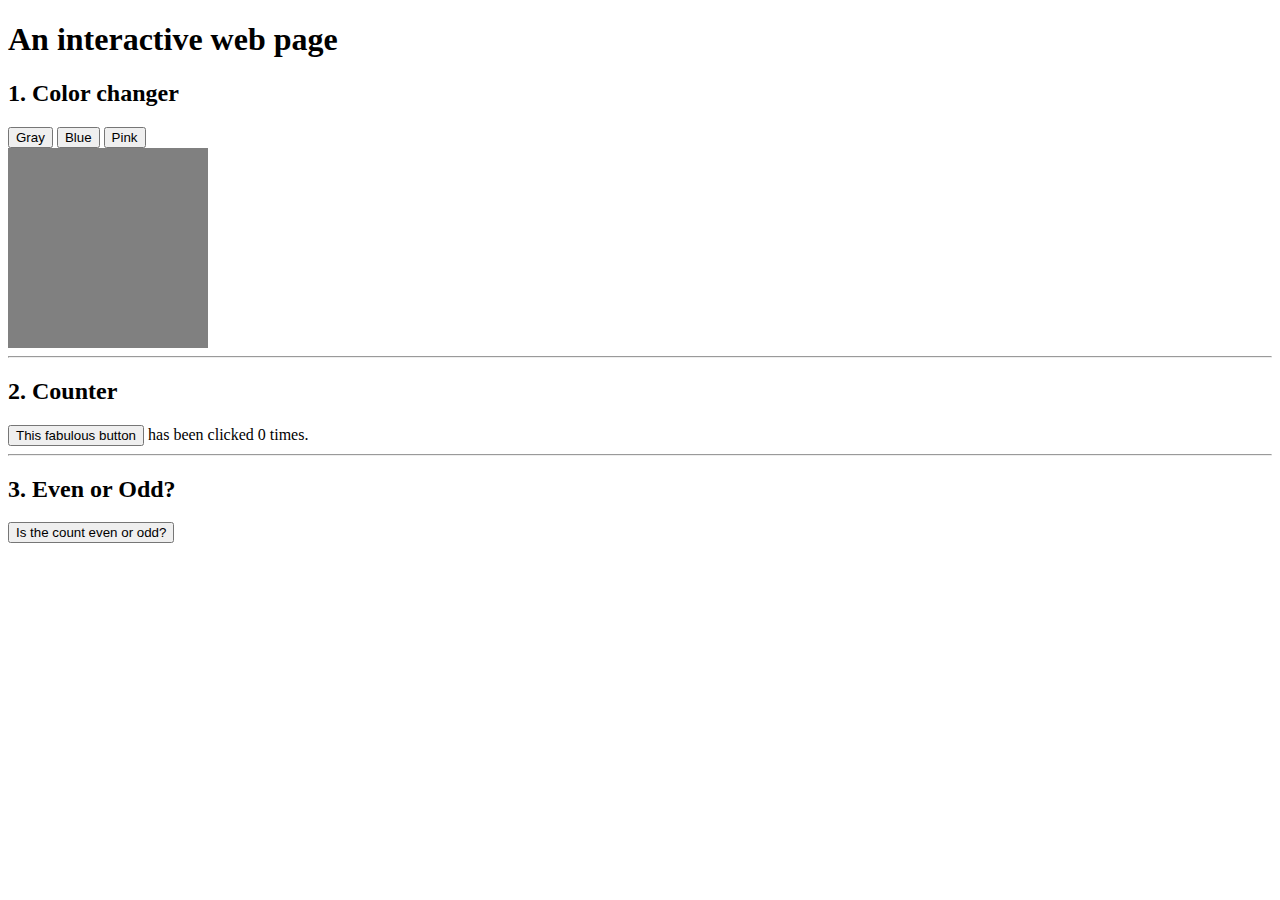
<file: InteractiveWebPage/index.html>
<!DOCTYPE html>
<html>
    <head>
        <title>An interactive web page</title>
        <style>
            #color_box {width: 200px; height: 200px;}
            .gray {background: gray;}
            .blue {background: rgb(67, 111, 255);}
            .pink {background: pink;}
        </style>
    </head>
    <body>
        <h1>An interactive web page</h1>

        <h2>1. Color changer</h2>
        <button id="gray_button">Gray</button>
        <button id="blue_button">Blue</button>
        <button id="pink_button">Pink</button>
        <div id="color_box" class="gray"></div>        
        <script>
            const gray_button = document.getElementById("gray_button");
            const blue_button = document.getElementById("blue_button");
            const pink_button = document.getElementById("pink_button");
            const color_box = document.getElementById("color_box");
            gray_button.onclick = function() {
                color_box.className = "gray";
            };
            blue_button.onclick = function () {
                color_box.className = "blue";
            };
            pink_button.onclick = function() {
                color_box.className = "pink"
            }
            /* TODO 1
             *
             * Add a third button (and the associated event handler)
             * to support an additional color: pink
             */
        </script>

        <hr>

        <h2>2. Counter</h2>
        <button id="counter_button">This fabulous button</button>
        has been clicked <span id="countspan">0</span> times.
        <script>
            var count=0;
            const counter_button = document.getElementById("counter_button");
            const countspan = document.getElementById("countspan");
            counter_button.onclick = function() {
                count++
                countspan.textContent = count
                /* TODO 2
                 *
                 * Fill in this function so that it increments
                 * (adds one to) the variable named count,
                 * then updates the text content of "countspan"
                 * to show the current value of "count".
                 */
            }
        </script>

        <hr>

        <h2>3. Even or Odd?</h2>
        <button id="even_or_odd_button">Is the count even or odd?</button>
        <script>
            const even_or_odd_button = document.getElementById("even_or_odd_button");
            even_or_odd_button.onclick = function(an) {
            
                if(count % 2 === 0 ){
                alert('count is even') ;   
                } else
                    alert('count is odd ')};
                /* TODO 3
                 *
                 * Fill in this function so that it shows an
                 * alert dialog stating whether the count
                 * (from part 2, above) is even or odd.
                 */
            
        </script>
    </body>
</html>
</file>
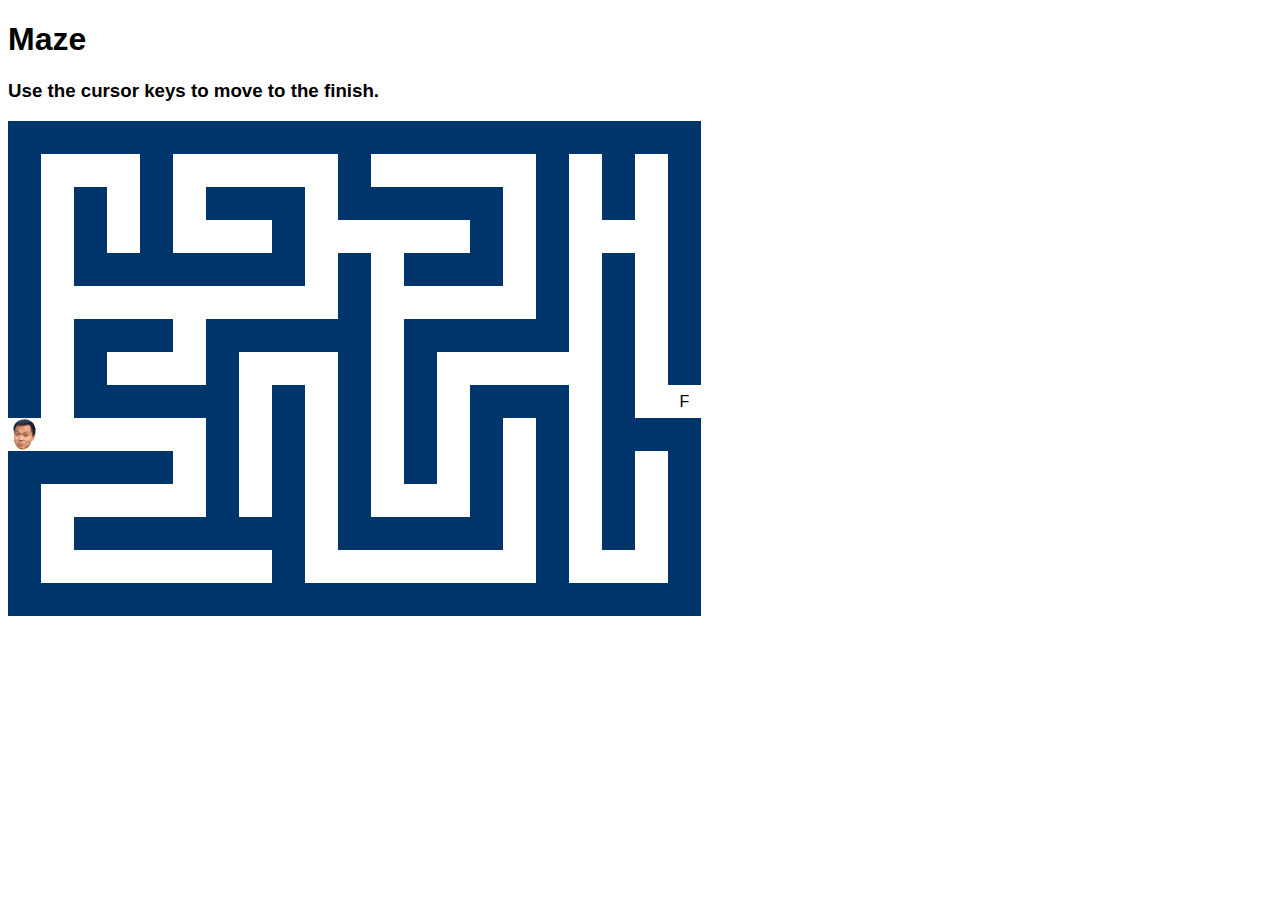
<file: Maze/index.html>
<!DOCTYPE html>
<html>
    <head>
        <title>Maze</title>
        <link type="text/css" rel="stylesheet" href="maze.css" />
    </head>
    <body onload="redrawAvatar()">
        <h1>Maze</h1>
        <h3>Use the cursor keys to move to the finish.</h3>
        <div id="mazeDiv">
            <div id="avatar"></div>
            <div id="youWonDiv" class="hidden">You Won!</div>
        </div>
        <script src="map.js"></script>
        <script src="maze.js"></script>
    </body>
</html>
</file>
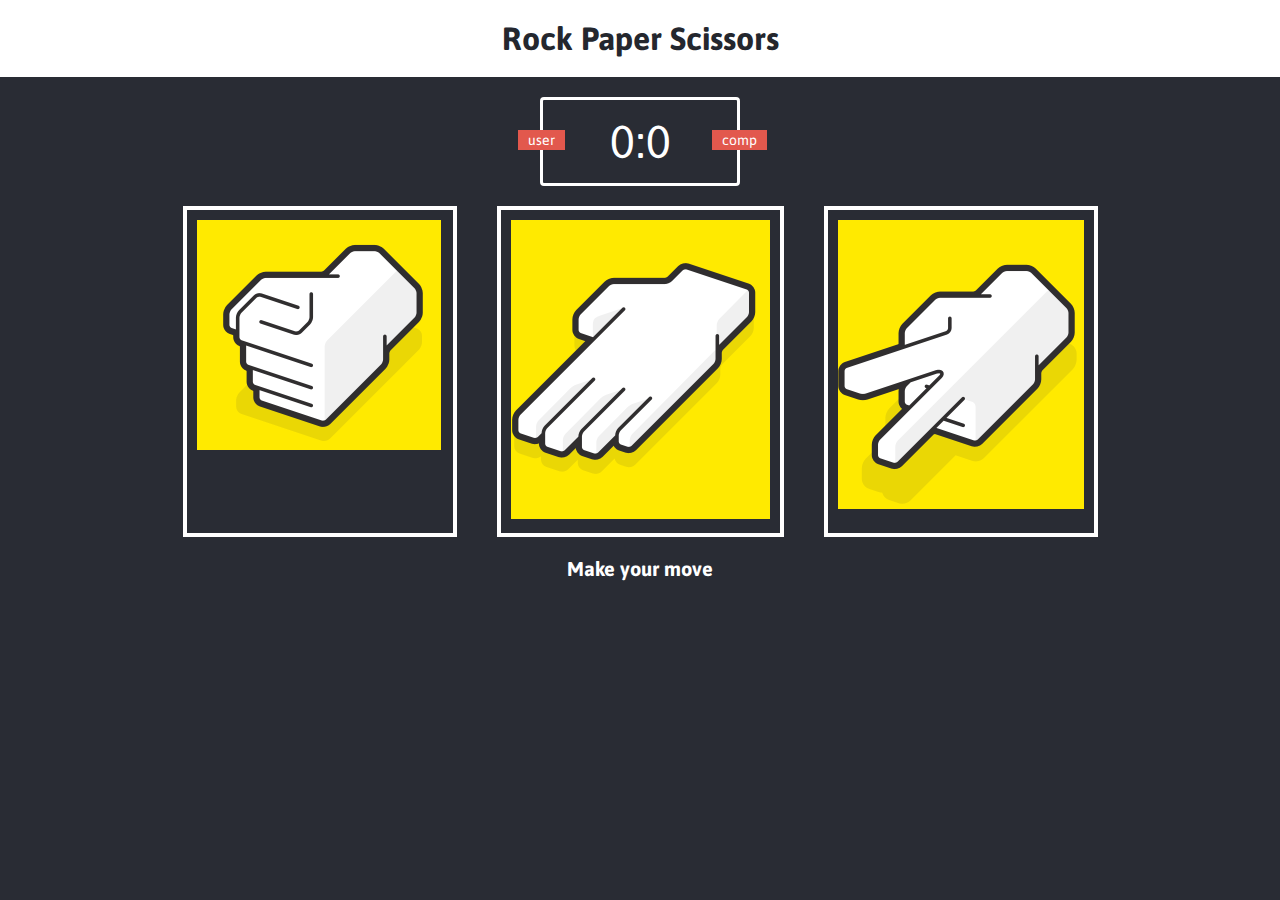
<file: RockPaperScissors/index.html>
<!DOCTYPE html>
<html>
<head>
    <meta charset="utf-8" />
    <meta http-equiv="X-UA-Compatible" content="IE=edge">
    <title>Rock Paper Scissors Game</title>
    <meta name="viewport" content="width=device-width, initial-scale=1">
    <link rel="stylesheet" type="text/css" media="screen" href="styles.css" />
    
</head>
<body>
    <header>
      <h1>Rock Paper Scissors</h1>  
    </header>

<div class="score-board">
    <div id="user-label" class="badge">user</div>
    <div id="computer-label" class="badge">comp</div>
    <span id="user-score">0</span>:<span id="computer-score">0</span>
</div>

<div class="result"> 
    <p></p>
</div>

<div class="choices">
    <div class="choice" id="r">
        <img src="rock.png" alt="">
    </div>
    <div class="choice" id="p">
        <img src="paper.png" alt="">
    </div>
    <div class="choice" id="s">
        <img src="scissors.png" alt="">
    </div>
</div>
<p id="action-message"> Make your move</p>
<script src="RPS.js" charset="utf-8"></script>
</body>
</html>
</file>
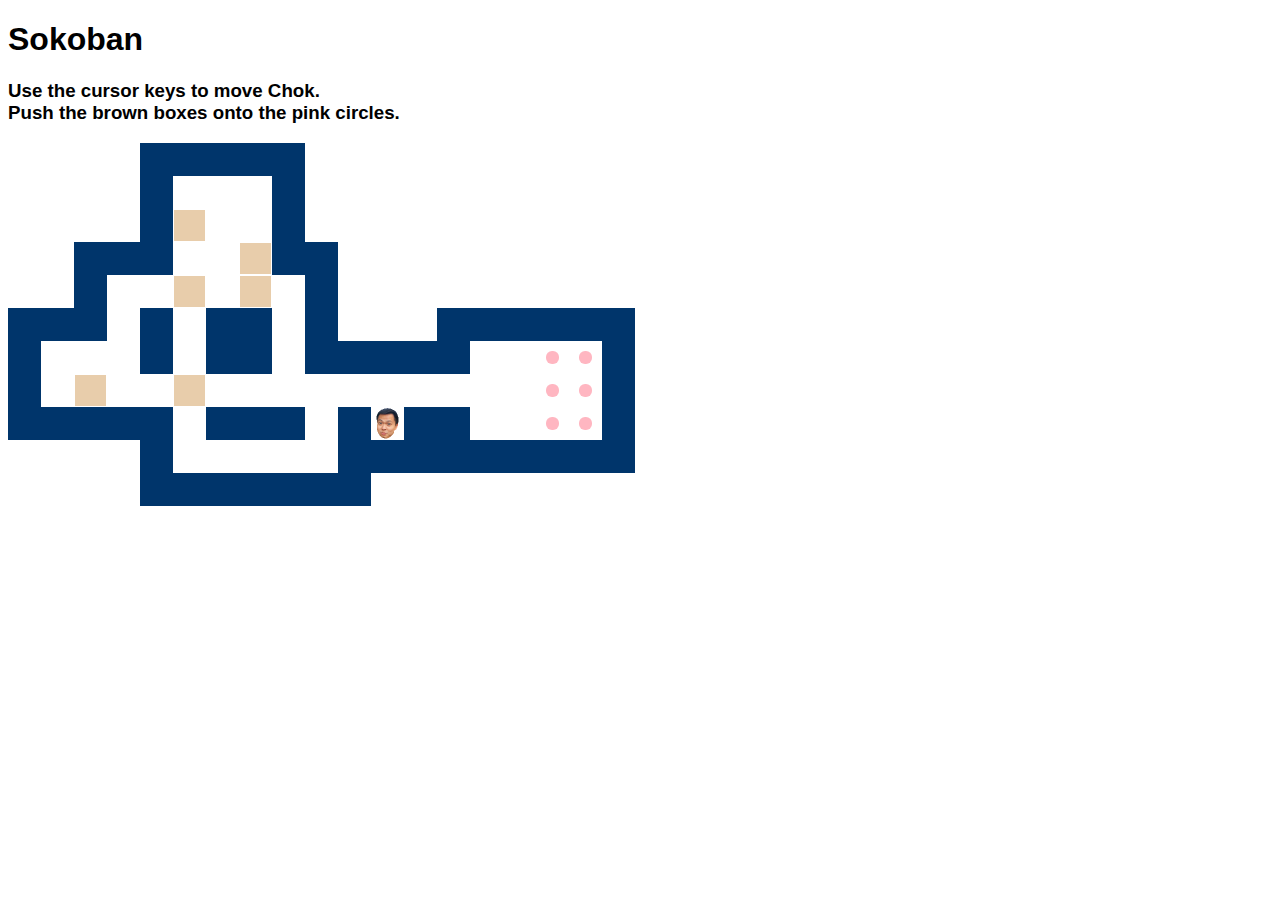
<file: Sokoban/index.html>
<!DOCTYPE html>
<html lang="en">
<head>
    <meta charset="UTF-8">
    <title>Sokoban</title>
    <link type="text/css" rel="stylesheet" href="maze.css" />
</head>
    <body onload="redrawAvatar()">
        <h1>Sokoban</h1>
        <h3>Use the cursor keys to move Chok.<br>
            Push the brown boxes onto the pink circles.</h3>
        <div id="mazeDiv">
            <div id="avatar" class="hidden"></div>
        </div>
        <div id="youWonDiv" class="hidden">You Won!</div>
        <script src="map.js"></script>
        <script src="maze.js"></script>
    </body>
</html>
</file>
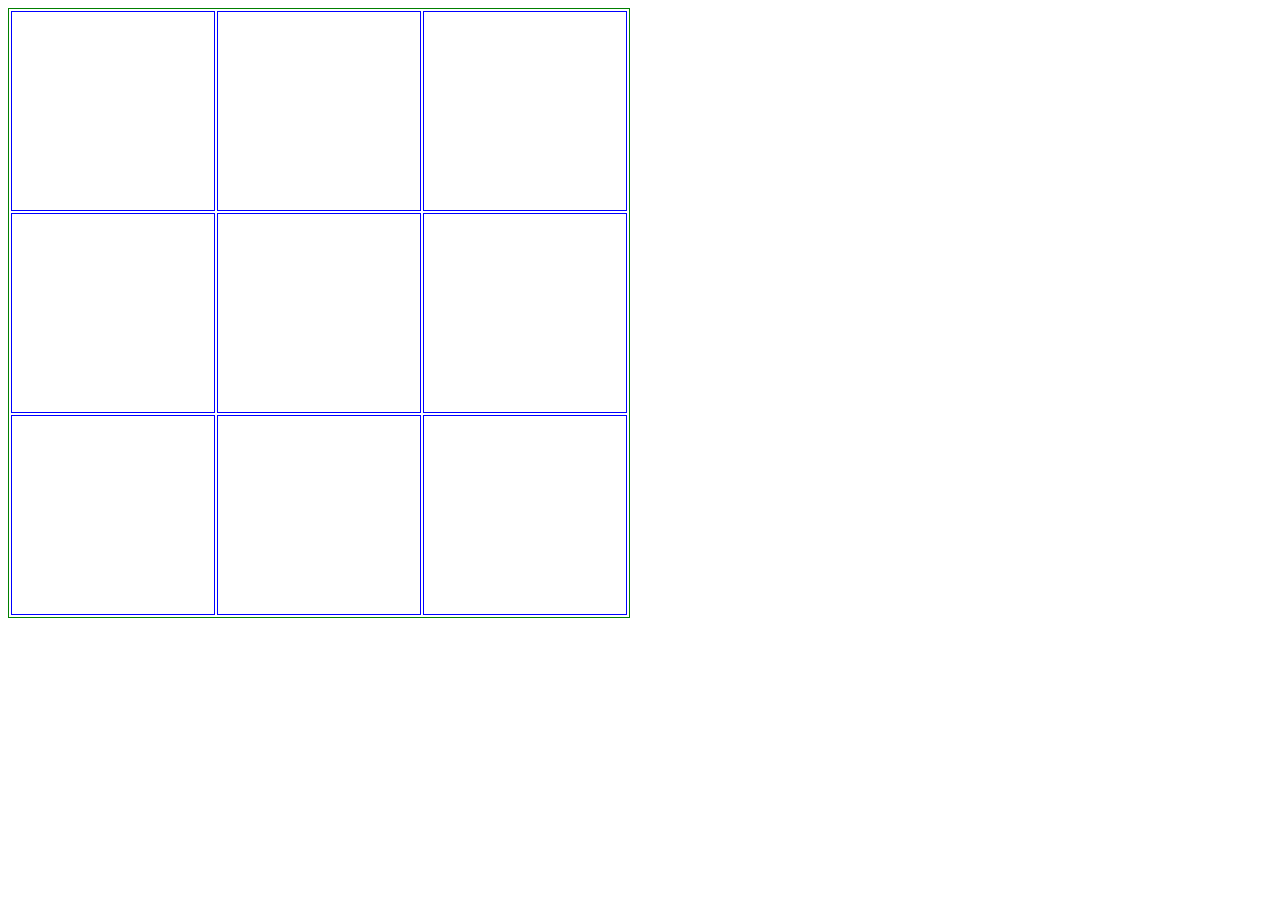
<file: TicTacToe/index.html>
<html>
        <head>
                <link rel="stylesheet" href="tictactoe.css" type="text/css" />
              </head>
        <body>
                
                <table>
                  <tr>
                    <td id="1"></td>
                    <td id="2"></td>
                    <td id="3"></td>
                  </tr>
                  <tr>
                    <td id="4"></td>
                    <td id="5"></td>
                    <td id="6"></td>
                  </tr>
                  <tr>
                    <td id="7"></td>
                    <td id="8"></td>
                    <td id="9"></td>
                  </tr>
                  
                </table>
                <script src="tictactoe.js" type="text/javascript"></script>
               </body>
</html>
</file>
<file: Maze/maze.css>
body {
    font-family: sans-serif;
}

#mazeDiv {
    position: relative;
}

#avatar {
    position: absolute; 
    width: 33px; 
    height: 33px; 
    background: url('chok.png'); 
    background-size: contain; 
    transition: all 0.1s;
}

#youWonDiv {
    position: absolute; 
    left: 100px; 
    top: 150px; 
    width: 500px; 
    height: 120px; 
    font-size: 100px; 
    background: lightgray; 
    text-align: center; 
    opacity: 0.9;
}

.hidden {
    display: none; 
}

.row {
    display: flex; 
    height: 33px;
}

.cell {
    width: 33px; 
    line-height: 33px;
    text-align: center;
}

.W {
    background: #00356b;
}
</file>
<file: RockPaperScissors/styles.css>
@import url('https://fonts.googleapis.com/css?family=Asap:400,500,700');
* {
    margin: 0;
    padding: 0;
    box-sizing: border-box;
}
body {
    background-color: #292c34
}

header{
    background: white;
    padding: 20px
}

header > h1 {
    color: #24272E;
    text-align: center;
    font-family:  Asap, sans-serif
}
.score-board {
    margin: 20px auto;
    border: 3px solid white;
   border-radius: 4px;
   text-align: center; 
   width: 200px;
   color: white;
    font-size: 46px;
    padding: 15px 20px;
font-family: Asap, sans-serif;
position: relative
}

.badge{
    background: #E2584D;
    color: white;
    font-size: 14px;
    padding: 2px 10px;
    font-family: Asap, sans-serif
}

#user-label {
    position: absolute;
    top: 30px;
    left: -25px
}

#computer-label {
    position: absolute;
    top: 30px;
    right: -30px
}

.result {
    font-size: 40px;
    color: white;
}
.result > p {
    text-align: center;
    font-family: Asap, sans-serif;
    font-weight: bold
}
 

.choices{
    margin-top: 50px 0;
    text-align: center;
    display: flex;
    justify-content: center;
}


.choice{
    border: 4px solid white; 
    display: inline-block;
padding: 10px;
margin: 0 20px;
transition: all 0.3s ease;
}
.choice:hover{
    cursor: pointer;
    background:whitesmoke
}

#action-message{
    text-align: center;
    color: white;
    font-family: Asap, sans-serif;
    font-weight: bold;
    font-size: 20px;
    margin-top: 20px;
}
</file>
<file: Sokoban/maze.css>
body {
    font-family: sans-serif;
}

#mazeDiv {
    position: relative;
}

#avatar {
    position: absolute; 
    width: 33px; 
    height: 33px; 
    background: url('chok.png'); 
    background-size: contain; 
    transition: all 0.1s;
}

#youWonDiv {
    position: absolute; 
    left: 50px; 
    top: 220px; 
    width: 200px; 
    height: 120px; 
    font-size: 50px; 
    background: lightgray; 
    text-align: center; 
    opacity: 0.9;
}

.hidden {
    display: none; 
}

.row {
    display: flex; 
    height: 33px;
}

.cell {
    width: 33px; 
    line-height: 33px;
    text-align: center;
}

.W {
    background: #00356b;
}

.O {
    margin: 10px; 
    width: 13px; 
    border-radius: 6px; 
    background: lightpink;
}

.crate {
    position: absolute; 
    width: 31px; 
    height: 31px; 
    margin: 1px; 
    background: burlywood; 
    opacity: 0.7; 
    transition: all 0.1s;
}
</file>
<file: TicTacToe/tictactoe.css>
td {
    border: 1px solid blue;
    width: 200px;
    height: 200px;
  }
  
  td:hover {
    background: orange;
  }
  
  table {
    border: 1px solid green;
  }
</file>
